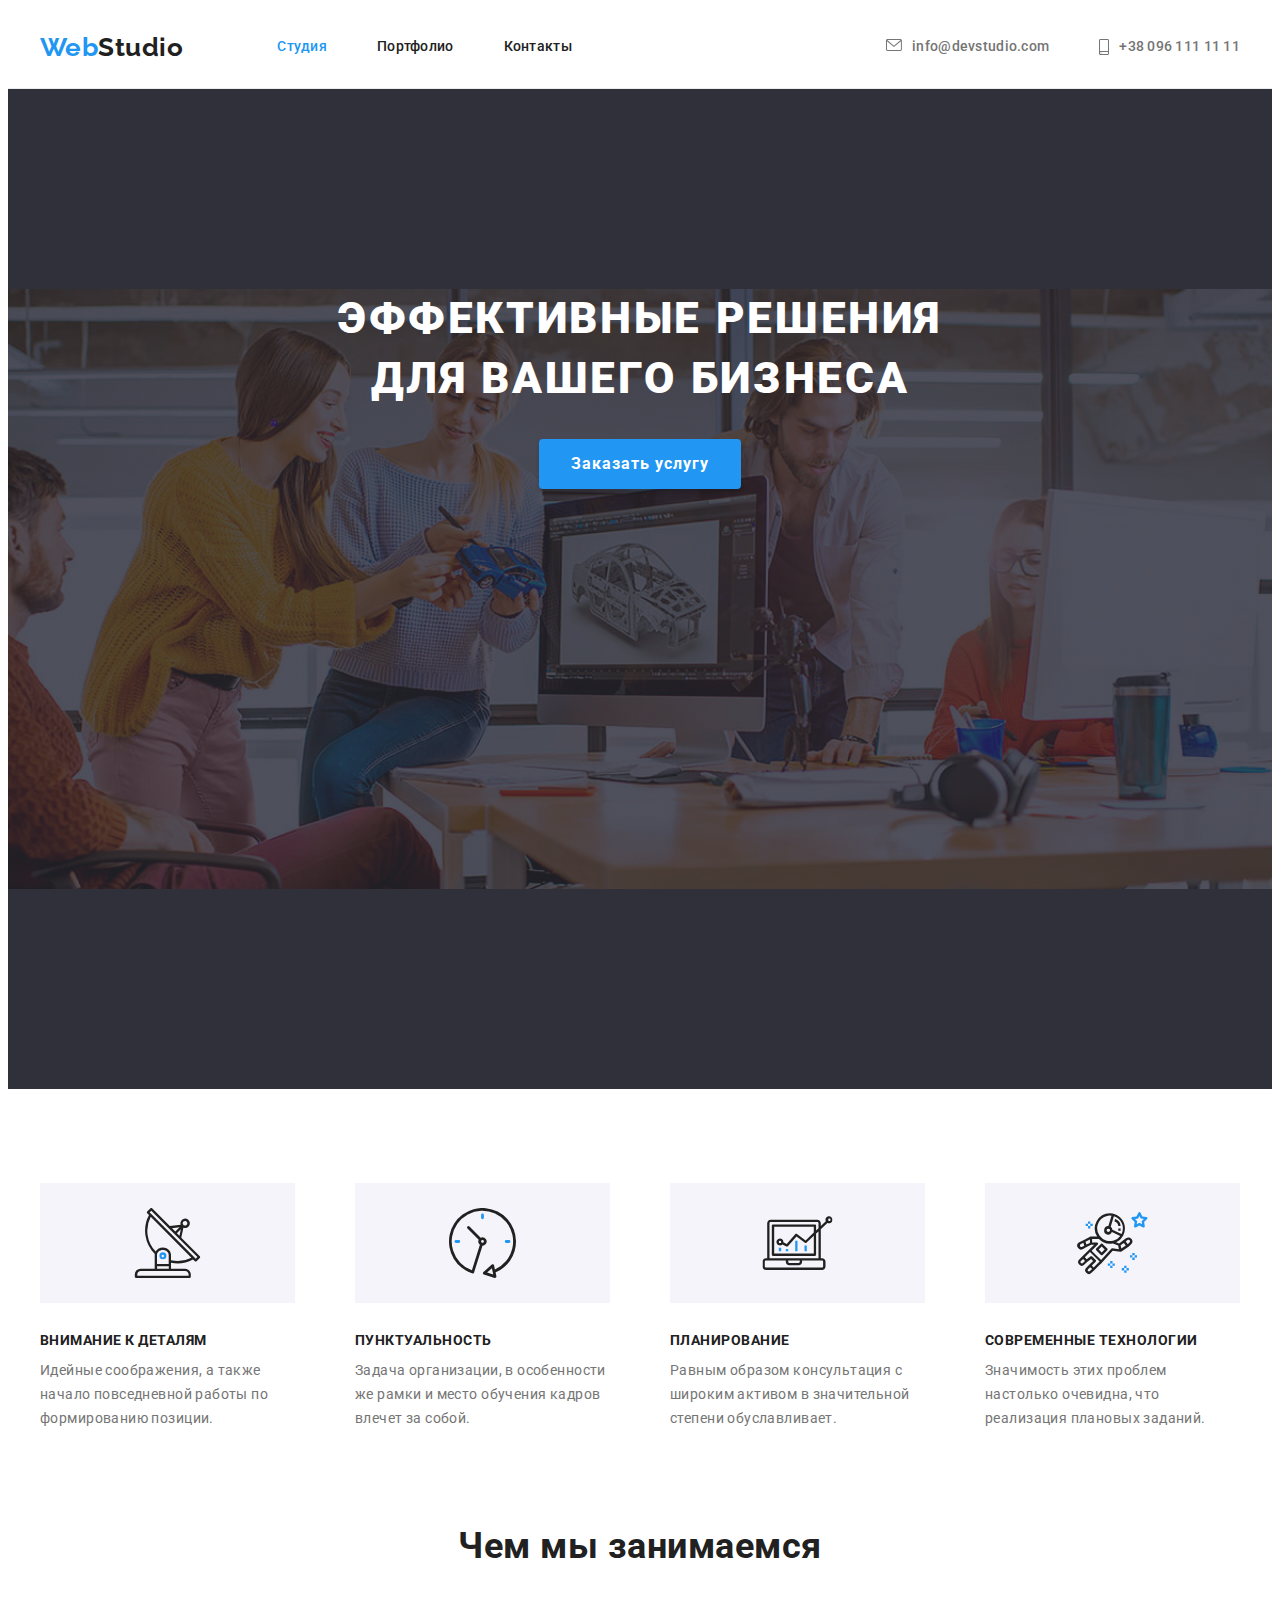
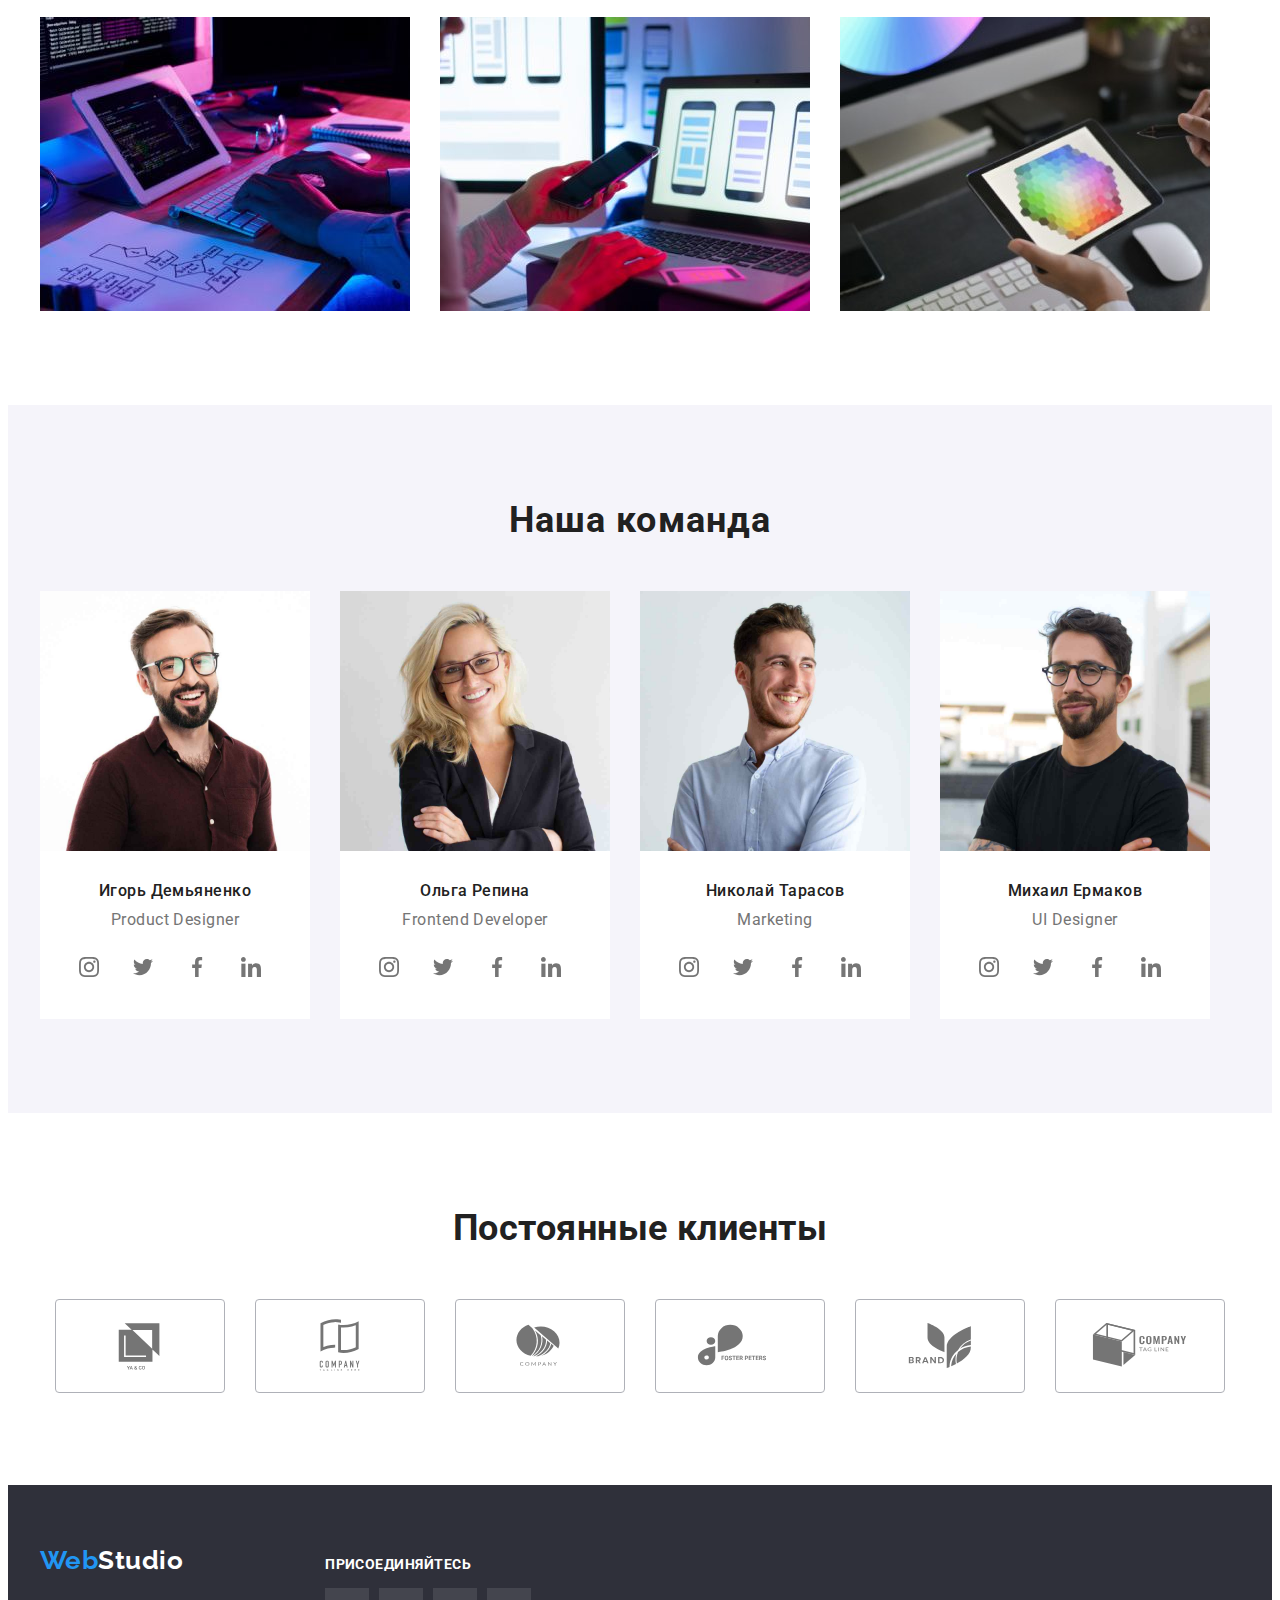
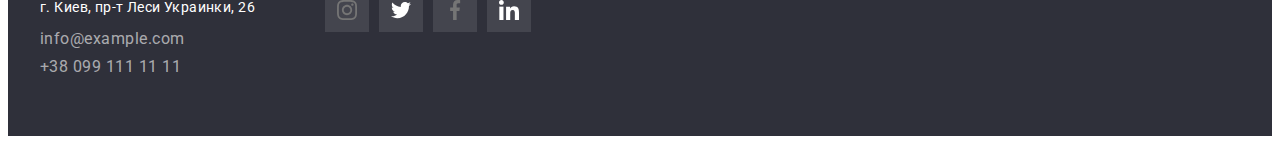
<file: index.html>
<!-- -.link text-decoration: non если нуно удбрать точки и подчеркивание
 інтерактівний елемент це кнопка або посилання для цього є Hover та Focus
ul-list item сисок
li-
a-link сссылка
title-
root указывает на змінні-->










<!DOCTYPE html>
<html lang="ru">
<head>
    <meta charset="UTF-8">
    <meta http-equiv="X-UA-Compatible" content="IE=edge">
    <meta name="viewport" content="width=device-width, initial-scale=1.0">
    <link rel="preconnect" href="https://fonts.googleapis.com">
    <link rel="preconnect" href="https://fonts.gstatic.com" crossorigin>
    <link href="https://fonts.googleapis.com/css2?family=Raleway:wght@700&family=Roboto:wght@400;500;700;900&display=swap" 
    rel="stylesheet">
    <title>WebStudio</title>
    <link rel="stylesheet" href="https://cdnjs.cloudflare.com/ajax/libs/modern-normalize/1.1.0/modern-normalize.min.css"
        integrity="sha512-wpPYUAdjBVSE4KJnH1VR1HeZfpl1ub8YT/NKx4PuQ5NmX2tKuGu6U/JRp5y+Y8XG2tV+wKQpNHVUX03MfMFn9Q=="
        crossorigin="anonymous" referrerpolicy="no-referrer" />
    <link rel="stylesheet" href="./css/styles.css">
</head>
<body>
    <!-- Шапка -->
<header class="header">
    <div class="container">

<a class="logo" href="./index.html"><span class="logo-blue">Web</span>Studio</a>
<nav class="navigation">
<ul class="navigation-list list">
    <li class="navigation-item">
    <a class="link curent" href="./index.html">Студия</a></li>
    <li class="navigation-item">
    <a class="link" href="./portfolio.html">Портфолио</a></li>
    <li class="navigation-item">
    <a class="link" href="">Контакты</a></li>
</ul>
</nav>
    <ul class="contact-list list">
    <li class="contact-link">
    <a class="link" href="mailto:info@devstudio.com">
        <svg class="icon-mail" width="16" height="12">
        <use href="./images/icons-svg/symbool-defs.svg#icon-envelope-hover"></use>
      </svg>info@devstudio.com</a></li>
    <li class="contact-link">
    <a class="link" href="tel:+380961111111"> 
        <svg class="icon-mail" width="10" height="16">
        <use href="./images/icons-svg/symbool-defs.svg#icon-smartphone"></use>
      </svg>+38 096 111 11 11</a></li>
</ul>
</div>
</div>
</header>

<!-- Main -->
<main>
    <section class="hero">
        <div class="container">
        <h1 class="hero-title">Эффективные решения для вашего бизнеса</h1>
        <button class="hero-btn" type="button">Заказать услугу</button>
        </div>
    </section>
    <section class="features">
        <div class="container">
        <h2 class="visually-hidden">Особенности</h2>
        <ul class="features-list">
               <li class="features-item icon-antahena ">
                <h3 class="features-title">Внимание к деталям</h3>
                <p class="features-text">Идейные соображения, а также начало повседневной работы по формированию
                    позиции.</p>
               </li>
               <li class="features-item icon-clock">
                <h3 class="features-title">Пунктуальность</h3>
                <p class="features-text">Задача организации, в особенности же рамки и место обучения кадров влечет за
                    собой.</p>
                </li>
                <li class="features-item icon-diagramm">
                <h3 class="features-title">Планирование</h3>
                <p class="features-text">Равным образом консультация с широким активом в значительной степени
                    обуславливает.</p>
                </li>
                <li class="features-item icon-cosman">
                <h3 class="features-title">Современные технологии</h3>
                <p class="features-text">Значимость этих проблем настолько очевидна, что реализация плановых заданий.
                </p>
                </li>
                </ul>
                </div>
 </section>
<section class="busines">
    <div class="container">
               <h2 class="busines-title">Чем мы занимаемся</h2>
               <ul class="busines-list">
               <li class="busines-item"><img src="images/7img.jpg" alt="вычисления на планшете" width="370"></li>
               <li class="busines-item"><img src="images/6img.jpg" alt="фоткаем клавиатуру с телефона" width="370"></li>
               <li class="busines-item"><img src="images/5img.jpg" alt="пентагонная палитра на планшете" width="370"></li>
               </ul>
            </div>
</section>
    
<section class="team">
   <div class="container" >
       
    <h2 class="team-title">Наша команда</h2>
    <ul class="team-list">
            <li class="team-member">
            <img src="images/1img.jpg" width="270" alt="Игорь">
            <div class="worker">
            <h3 class="team-member-name">Игорь Демьяненко</h3>
            <p class="team-position" lang="en">Product Designer</p>
        <ul class="team-soc-list list">
            <li class="worker-soc-item">
                <a href="" class="worker-soc-link link">
                    <svg class="icon-social" width="20" height="20">
                        <use xlink: href="./images/icons-svg/symbool-defs.svg#icon-instagram-2-1"></use>
                   </svg></a></li>
                   <li class="worker-soc-item">
                    <a href="" class="worker-soc-link link">
                      <svg class="icon-social" width="20" height="20">
                        <use xlink: href="./images/icons-svg/symbool-defs.svg#icon-twitter-1"></use>
                    </svg></a> </li>
                         <li class="worker-soc-item">
                            <a href="" class="worker-soc-link link">
                              <svg class="icon-social" width="20" height="20">
                                <use xlink: href="./images/icons-svg/symbool-defs.svg#icon-facebook-1"></use>
                            </svg></a> </li>
                                <li class="worker-soc-item">
                                    <a href="" class="worker-soc-link link">
                                      <svg class="icon-social" width="20" height="20">
                                        <use xlink: href="/images/icons-svg/symbool-defs.svg#icon-linkedin-1"></use>
                                    </svg></a> </li> 
                                    </ul>
                             </div>
                        </li>
        
            
            <li class="team-member">
            <img src="images/2img.jpg" width="270" alt="Оля">
            <div class="worker">
            <h3 class="team-member-name">Ольга Репина</h3>
            <p class="team-position" lang="en">Frontend Developer</p>
            <ul class="team-soc-list list">
                <li class="worker-soc-item">
                    <a href="" class="worker-soc-link link">
                      <svg class="icon-social" width="20" height="20">
                        <use xlink: href="./images/icons-svg/symbool-defs.svg#icon-instagram-2-1"></use>
                   </svg></a></li>
                       <li class="worker-soc-item">
                        <a href="" class="worker-soc-link link">
                          <svg class="icon-social" width="20" height="20">
                            <use xlink: href="./images/icons-svg/symbool-defs.svg#icon-twitter-1"></use>
                        </svg></a> </li>
                             <li class="worker-soc-item">
                                <a href="" class="worker-soc-link link">
                                  <svg class="icon-social" width="20" height="20">
                                    <use xlink: href="./images/icons-svg/symbool-defs.svg#icon-facebook-1"></use>
                                </svg></a> </li>
                                    <li class="worker-soc-item">
                                        <a href="" class="worker-soc-link link">
                                          <svg class="icon-social" width="20" height="20">
                                            <use xlink: href="/images/icons-svg/symbool-defs.svg#icon-linkedin-1"></use>
                                        </svg></a> </li>
                                        </ul>
                             
        </div> 
        </li>
            
            <li class="team-member">
            <img src="images/3img.jpg" width="270" alt="Коля">
            <div class="worker">
            <h3 class="team-member-name">Николай Тарасов</h3>
            <p class="team-position" lang="en">Marketing</p>
            <ul class="team-soc-list list">
                <li class="worker-soc-item">
                    <a href="" class="worker-soc-link link">
                      <svg class="icon-social" width="20" height="20">
                        <use xlink: href="./images/icons-svg/symbool-defs.svg#icon-instagram-2-1"></use>
                   </svg></a></li>
                       <li class="worker-soc-item">
                        <a href="" class="worker-soc-link link">
                          <svg class="icon-social" width="20" height="20">
                            <use xlink: href="./images/icons-svg/symbool-defs.svg#icon-twitter-1"></use>
                        </svg></a> </li>
                             <li class="worker-soc-item">
                                <a href="" class="worker-soc-link link">
                                  <svg class="icon-social" width="20" height="20">
                                    <use xlink: href="./images/icons-svg/symbool-defs.svg#icon-facebook-1"></use>
                                </svg></a> </li>
                                    <li class="worker-soc-item">
                                        <a href="" class="worker-soc-link link">
                                            <svg class="icon-social" width="20" height="20">
                                                <use xlink: href="./images/icons-svg/symbool-defs.svg#icon-linkedin-1"></use>
                                            </svg></a> </li>
                                            </ul>
                                 </div> 
        </li>
            
            <li class="team-member">
            <img src="images/4img.jpg" width="270" alt="Миша">
            <div class="worker">
            <h3 class="team-member-name">Михаил Ермаков</h3>
            <p class="team-position" lang="en">UI Designer</p>
            <ul class="team-soc-list list">
                <li class="worker-soc-item">
                    <a href="" class="worker-soc-link link">
                        <svg class="icon-social" width="20" height="20">
                            <use xlink: href="./images/icons-svg/symbool-defs.svg#icon-instagram-2-1"></use>
                       </svg></a></li>
                       <li class="worker-soc-item">
                        <a href="" class="worker-soc-link link">
                            <svg class="icon-social" width="20" height="20">
                                <use xlink: href="./images/icons-svg/symbool-defs.svg#icon-twitter-1"></use>
                            </svg></a> </li>
                             <li class="worker-soc-item">
                                <a href="" class="worker-soc-link link">
                                    <svg class="icon-social" width="20" height="20">
                                        <use xlink: href="./images/icons-svg/symbool-defs.svg#icon-facebook-1"></use>
                                    </svg></a> </li>
                                    <li class="worker-soc-item">
                                        <a href="" class="worker-soc-link link">
                                          <svg class="icon-social" width="20" height="20">
                                            <use xlink: href="/images/icons-svg/symbool-defs.svg#icon-linkedin-1"></use>
                                        </svg></a> </li>
                                        </ul>
                                 
                        
        </div>
        </li>
        </ul>
        </div>
</section>

<section class="customers">
    <h2 class="customers-title">Постоянные клиенты</h2>
    <ul class="customers-logo-list">
      <li class="customer-logo">
        <a class="customer-link" href="">
          <svg class="customer-logo-icon" width="106" height="60">
            <use href="./images/icons-svg/symbool-defs.svg#icon-Logo-1"></use></svg ></a>
      </li>
      <li class="customer-logo">
        <a class="customer-link" href="">
          <svg class="customer-logo-icon" width="106" height="60">
            <use href="./images/icons-svg/symbool-defs.svg#icon-Logo"></use></svg></a>
      </li>
      <li class="customer-logo">
        <a class="customer-link" href="">
          <svg class="customer-logo-icon" width="106" height="60">
            <use href="./images/icons-svg/symbool-defs.svg#icon-Logo-2"></use></svg></a>
      </li>
      <li class="customer-logo">
        <a class="customer-link" href="">
          <svg class="customer-logo-icon" width="106" height="60">
            <use href="./images/icons-svg/symbool-defs.svg#icon-Logo-3"></use></svg></a>
      </li>
      <li class="customer-logo">
        <a class="customer-link" href="">
          <svg class="customer-logo-icon" width="106" height="60">
            <use href="./images/icons-svg/symbool-defs.svg#icon-Logo-4"></use></svg></a>
      </li>
      <li class="customer-logo">
        <a class="customer-link" href="">
          <svg class="customer-logo-icon" width="106" height="60">
            <use href="./images/icons-svg/symbool-defs.svg#icon-Logo-5"></use></svg></a>
      </li>
    </ul>
  </section>
</main>
<!-- Футтер -->
<footer>
  <div class="container footer-flex">
    <div class="footer-block">
    <a class="logo" href="./index.html"><span class="logo-blue">Web</span>Studio</a>
    <address>
            <ul class="adress-list">
            <li class="adress-item adress">
             <a class="link" href="https://goo.gl/maps/iJpznAyeSHseySaG7" target="_blank"
                    rel="noreferrer noopener nofollow">
                    г. Киев, пр-т Леси Украинки, 26</a>
            </li>
            <li class="adress-item"><a class="link contact" href="mailto:info@example.com">info@example.com</a></li>
            <li class="adress-item"><a class="link contact" href="tel:+380991111111">+38 099 111 11 11</a></li>
    </ul>
    </address>
    </div>
    <div class="footer-block">
        <p class="footer-text">присоединяйтесь</p>
        <ul class="team-soc-list list">
          <li class="worker-soc-item">
            <a href="" class="worker-soc-link link footer-social-item">
              <svg class="icon-social" width="20" height="20">
                <use xlink: href="./images/icons-svg/symbool-defs.svg#icon-instagram-2-1"></use>
           </svg></a></li>
          <li class="worker-soc-item">
            <a href="" class="worker-soc-link link footer-social-item">
              <svg class="icon-social footer-social" width="20" height="20">
                <use href="./images/icons-svg/symbool-defs.svg#icon-twitter-1"></use>
              </svg>
            </a>
          </li>
          <li class="worker-soc-item">
            <a href="" class="worker-soc-link link footer-social-item">
              <svg class="icon-social" width="20" height="20">
                <use xlink: href="./images/icons-svg/symbool-defs.svg#icon-facebook-1"></use>
            </svg></a> </li>
          <li class="worker-soc-item">
            <a href="" class="worker-soc-link link footer-social-item">
              <svg class="icon-social footer-social" width="20" height="20">
                <use href="./images/icons-svg/symbool-defs.svg#icon-linkedin-1"></use>
              </svg>
            </a>
          </li>
        </ul>
      </div>
    </div>
    </footer>
    </body>
    </html>
</file>
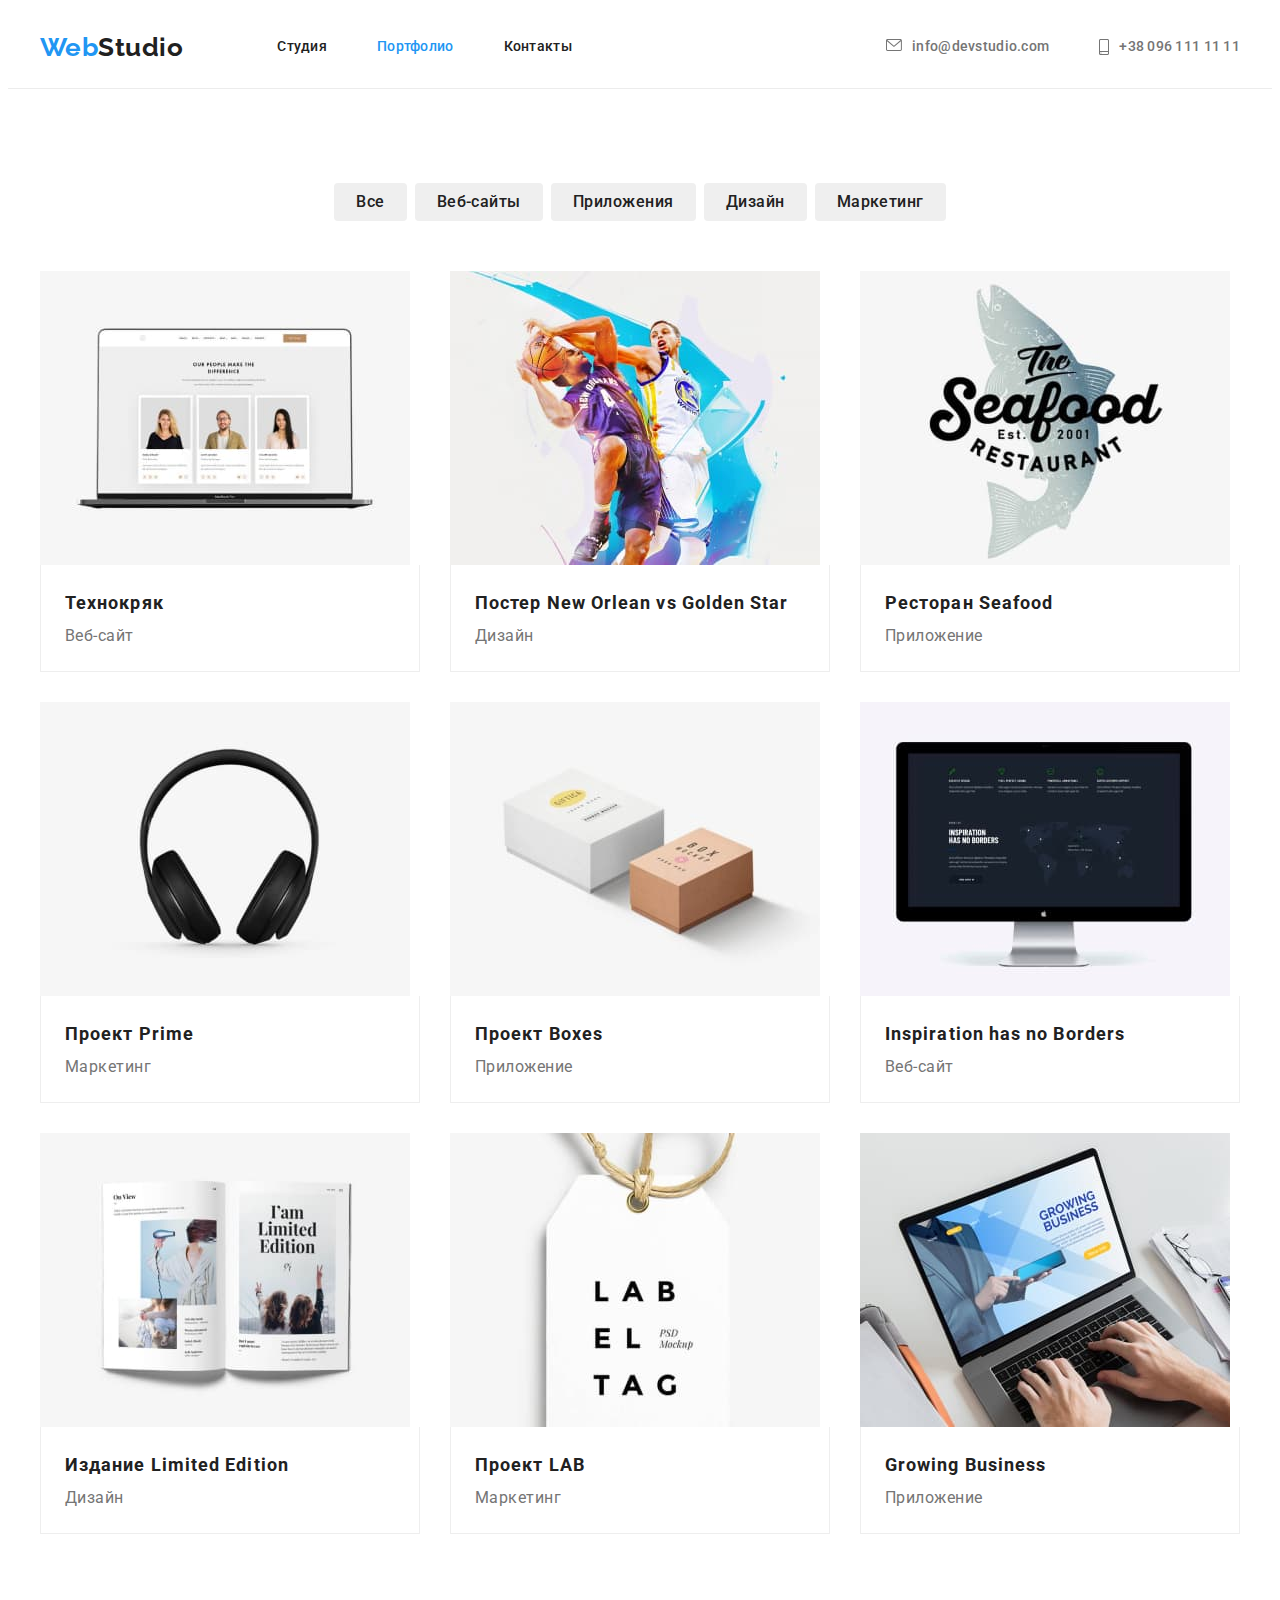
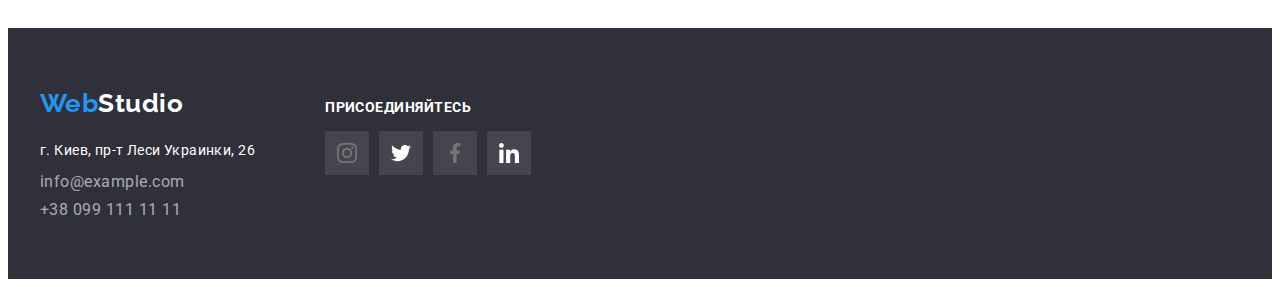
<file: portfolio.html>
<!DOCTYPE html>
<html lang="en">
<head>
    <meta charset="UTF-8">
    <meta http-equiv="X-UA-Compatible" content="IE=edge">
    <meta name="viewport" content="width=device-width, initial-scale=1.0">
    <link rel="preconnect" href="https://fonts.googleapis.com">
    <link rel="preconnect" href="https://fonts.gstatic.com" crossorigin>
    <link
        href="https://fonts.googleapis.com/css2?family=Raleway:wght@700&family=Roboto:wght@400;500;700;900&display=swap"
        rel="stylesheet">
    <!-- <link rel="stylesheet" href="prettier.json"> -->
    <link rel="stylesheet" href="https://cdnjs.cloudflare.com/ajax/libs/modern-normalize/1.1.0/modern-normalize.min.css"
        integrity="sha512-wpPYUAdjBVSE4KJnH1VR1HeZfpl1ub8YT/NKx4PuQ5NmX2tKuGu6U/JRp5y+Y8XG2tV+wKQpNHVUX03MfMFn9Q=="
        crossorigin="anonymous" referrerpolicy="no-referrer" />
    <link rel="stylesheet" href="./css/styles.css">
    <title>Web Studio</title>

</head>
<body>
    <header class="header">
        <div class="container">
       
            <a class="logo" href="./index.html"><span class="logo-blue">Web</span>Studio</a>
            <nav class="navigation">
            <ul class="navigation-list list">
                <li class="navigation-item">
                <a class="link" href="./index.html">Студия</a></li>
                <li class="navigation-item"><a class="link curent" href="./portfolio.html">Портфолио</a></li>
                <li class="navigation-item"><a class="link" href="">Контакты</a></li>
            </ul>
        </nav>
        <ul class="contact-list list">
            <li class="contact-link">
            <a class="link" href="mailto:info@devstudio.com">
                <svg class="icon-mail" width="16" height="12">
                <use href="./images/icons-svg/symbool-defs.svg#icon-envelope-hover"></use>
              </svg>info@devstudio.com</a></li>
            <li class="contact-link">
            <a class="link" href="tel:+380961111111"> 
                <svg class="icon-mail" width="10" height="16">
                <use href="./images/icons-svg/symbool-defs.svg#icon-smartphone"></use>
              </svg>+38 096 111 11 11</a></li>
        </ul>
        </div>
    </div>
    </header>

    <!-- main -->
   
    <main>
    <section class="portfolio">
        <div class="container">
            <h1 class="visually-hidden">Портфолио</h1>
            <ul class="filter-list">
                <li class="filter-item">
                    <button class="filter-btn" type="button">Все</button>
                </li>
                <li class="filter-item">
                    <button class="filter-btn" type="button">Веб-сайты</button>
                </li>
                <li class="filter-item">
                    <button class="filter-btn" type="button">Приложения</button>
                </li>
                <li class="filter-item">
                    <button class="filter-btn" type="button">Дизайн</button>
                </li>
                <li class="filter-item">
                    <button class="filter-btn" type="button">Маркетинг</button>
                </li>
            </ul>
            <ul class="portfolio-list">
                <li class="portfolio-cards">
                    <a class="link" href=""><img src="images/сотрудники.jpg" alt="браузер на ноуте" width="370" > <div class="portfolio-items">
                        <h2 class="portfolio-title">Технокряк</h2>
                        <p class="portfolio-text">Веб-сайт</p>
                    </div></a>
                   
                </li>
                <li class="portfolio-cards">
                    <a class="link" href=""><img src="images/баскетболл img (1).jpg" alt="баскетбол" width="370" ><div class="portfolio-items">
                        <h2 class="portfolio-title">
                            Постер New Orlean vs Golden Star
                        </h2>
                        <p class="portfolio-text">Дизайн</p>
                    </div></a>
                    
                </li>
                <li class="portfolio-cards">
                    <a class="link" href=""><img src="images/рыбка img (2).jpg" alt="сиафуд лого" width="370" ><div class="portfolio-items">
                        <h2 class="portfolio-title">Ресторан Seafood</h2>
                        <p class="portfolio-text">Приложение</p>
                    </div></a>
                    
                </li>
                <li class="portfolio-cards">
                    <a class="link" href=""><img src="images/наушники img (3).jpg" alt="наушники" width="370" ><div class="portfolio-items">
                        <h2 class="portfolio-title">Проект Prime</h2>
                        <p class="portfolio-text">Маркетинг</p>
                    </div>
                    </a>
                    
                </li>
                <li class="portfolio-cards">
                    <a class="link" href=""><img src="images/Box img (4).jpg" alt="коробки" width="370" ><div class="portfolio-items">
                        <h2 class="portfolio-title">Проект Boxes</h2>
                        <p class="portfolio-text">Приложение</p>
                    </div></a>
                    
                </li>
                <li class="portfolio-cards">
                    <a class="link" href=""><img src="images/манитор img (8).jpg" alt="моноблок эпл" width="370" ><div class="portfolio-items">
                        <h2 class="portfolio-title">Inspiration has no Borders</h2>
                        <p class="portfolio-text">Веб-сайт</p>
                    </div></a>
                   
                </li>
                <li class="portfolio-cards">
                    <a class="link" href=""><img src="images/книга img (9).jpg" alt="журнал" width="370" ><div class="portfolio-items">
                        <h2 class="portfolio-title">Издание Limited Edition</h2>
                        <p class="portfolio-text">Дизайн</p>
                    </div></a>
                    
                </li>
                <li class="portfolio-cards">
                    <a class="link" href=""><img src="images/бирка img (10).jpg" alt="бирка" width="370" ><div class="portfolio-items">
                        <h2 class="portfolio-title">Проект LAB</h2>
                        <p class="portfolio-text">Маркетинг</p>
                    </div></a>
                    
                </li>
                <li class="portfolio-cards">
                    <a class="link" href=""><img src="images/ноутбук img (11).jpg" alt="работа на ноутбуке" width="370" ><div class="portfolio-items">
                        <h2 class="portfolio-title">Growing Business</h2>
                        <p class="portfolio-text">Приложение</p>
                    </div></a>
                    
                </li>
            </ul>
        </div>
    </section>
    </main>
    <footer>
        <div class="container footer-flex">
            <div class="footer-block">
            <a class="logo" href="./index.html"><span class="logo-blue">Web</span>Studio</a>
            <address>
                    <ul class="adress-list">
                    <li class="adress-item adress">
                     <a class="link" href="https://goo.gl/maps/iJpznAyeSHseySaG7" target="_blank"
                            rel="noreferrer noopener nofollow">
                            г. Киев, пр-т Леси Украинки, 26</a>
                    </li>
                    <li class="adress-item"><a class="link contact" href="mailto:info@example.com">info@example.com</a></li>
                    <li class="adress-item"><a class="link contact" href="tel:+380991111111">+38 099 111 11 11</a></li>
            </ul>
            </address>
            </div>
            <div class="footer-block">
                <p class="footer-text">присоединяйтесь</p>
                <ul class="team-soc-list list">
                  <li class="worker-soc-item">
                    <a href="" class="worker-soc-link link footer-social-item">
                      <svg class="icon-social" width="20" height="20">
                        <use xlink: href="./images/icons-svg/symbool-defs.svg#icon-instagram-2-1"></use>
                   </svg></a></li>
                  <li class="worker-soc-item">
                    <a href="" class="worker-soc-link link footer-social-item">
                      <svg class="icon-social footer-social" width="20" height="20">
                        <use href="./images/icons-svg/symbool-defs.svg#icon-twitter-1"></use>
                      </svg>
                    </a>
                  </li>
                  <li class="worker-soc-item">
                    <a href="" class="worker-soc-link link footer-social-item">
                      <svg class="icon-social" width="20" height="20">
                        <use xlink: href="./images/icons-svg/symbool-defs.svg#icon-facebook-1"></use>
                    </svg></a> </li>
                    <li class="worker-soc-item">
                        <a href="" class="worker-soc-link link footer-social-item">
                          <svg class="icon-social footer-social" width="20" height="20">
                            <use href="./images/icons-svg/symbool-defs.svg#icon-linkedin-1"></use>
                          </svg>
                </a>
              </li>
            </ul>
          </div>
        </div>
    </footer>
    </body>
    
    </html>
</file>
<file: css/styles.css>
/* основной цвет #ffffff */
/* цвет футера и героя #2F303A  */
/* цвет черного текста #212121 */
/* цвет акцента #2196F3 */
/* цвет фона background: #E5E5E5 */
/* вторичный цвет фона #F5F4FA */
/* вторичный цвет текста #757575 */
/* цвет ссылок на футере color: rgba(255, 255, 255, 0.6) */


/* ------------переменные------------- */
:root {
    --secondary-color: #757575;
    --prime-color: #212121;
    --accent-color: #2196F3;
    --background-color: #ffffff;
    --typical-margin: 20px;
}
p, 
h1, 
h2, 
h3, 
h4, 
h5, 
h6 {
    margin: 0;
    margin-left: auto;
    margin-right: auto; }
 
 
ul {
    margin: 0%;
    padding-left: 0%;

}
      
body {
    font-family: Roboto, sans-serif;
    color: var(--prime-color);
    background-color: var(--background-color);
    letter-spacing: 0.03em;

}

img {
    display:block;
    max-width: 100%;

}

.container {
    width: 1200px;
    margin: 0 auto;
    padding: 0 15px;

}
/* Header */
.header {
    padding-top: 24px;
    padding-bottom: 25px;
    background-color: var(--background-color);
    border-bottom: 1px solid #ececec; 

}

  .header .container {
    display: flex;
    align-items: center;
    }
.logo {
    text-decoration: none;
    font-family: "Raleway";
    font-weight: 700;
    font-size: 26px;
    line-height: 1.19;
    color: #212121;
    margin-right: 94px;
}


.navigation,
.navigation-list {
    list-style: none;
    font-weight: 500;
    font-size: 14px;
    line-height: 1.14;
    letter-spacing: 0.02em;
   
}
.navigation-list {
    display: flex;
}
.navigation-item:not(:last-child) {
    margin-right: 50px;
}

.contact-list .contact-link:not(:last-child) {
    margin-right: 50px;
}
.contact-link > .link {
  display: flex;
}
.logo-blue {
    color: var(--accent-color);
}

.link {
    text-decoration: none;
    color: var(--secondary-color);
   display: block;
}

.icon-mail {
  fill: currentColor;
  margin-right: 10px;
}

.navigation-item > .link {
    color: var(--prime-color);
}

.navigation-item > .curent {
    color: var(--accent-color);

}

.link:hover,
.link:focus {
    color: var(--accent-color);
}



.contact-list {
    list-style: none;
    font-weight: 500;
    font-size: 14px;
    line-height: 1.14;
    letter-spacing: 0.02em;

    color: var(--secondary-color);
    display: flex;
    margin-left: auto;
}
/* .haeder-connect {
    margin-left: auto;
    
} */
/* -----------------------------------------------Hero------------------------------ */

.hero {
  background-image: linear-gradient(rgba(47, 48, 58, 0.4), rgba(47, 48, 58, 0.4)), url(../images/Img\ Overlay.png),
    url(../images/Img.jpg);
  background-color: #2f303a;
  background-repeat: no-repeat;
  background-position: center;
  max-width: 1600px;
  height: 600px;
  margin-right: auto;
  margin-left: auto;

  padding: 200px 0;
  text-align: center;
}



.hero-title {
        font-style: normal;
        font-weight: 900;
        font-size: 44px;
        line-height: 1.36;
        text-align: center;
        letter-spacing: 0.06em;
        text-transform: uppercase;
        color: #ffffff;
        text-align: center;
    
        width: 696px;
        margin-bottom: 30px;
}

.hero-btn {
        font-family: inherit;
        background: var(--accent-color);
        box-shadow: 0px 4px 4px rgba(0, 0, 0, 0.15);
        border-radius: 4px;
        border: none;
        min-width: 200px;
        padding: 10px 32px;
    
        font-weight: 700;
        font-size: 16px;
        line-height: 1.88;
        letter-spacing: 0.06em;
        color: #ffffff;
    
        cursor: pointer;
   
}

.hero-btn:hover,
.hero-btn:focus {
    background-color: #188ce8;
}

/* ---------------------------------------------------features */
.features {
    padding-top: 94px;
    
}


.visually-hidden {
    position: absolute;
    white-space: nowrap;
    width: 1px;
    height: 1px;
    overflow: hidden;
    border: 0;
    padding: 0;
    clip: rect(0 0 0 0);
    clip-path: inset(50%);
    margin: -1px;
}

.features-title {
    font-weight: 700;
    font-size: 14px;
    line-height: 1.14;
    text-transform: uppercase;
    margin-bottom: 10px;
}

.features-list {
    list-style: none;
    display: flex;
    gap: 30px;

}
.features-item {
    width: 270px;
    
}
.features-item:not(:last-child) {
    margin-right: 30px;
}
.features-text {
    font-size: 14px;
    line-height: 1.71;
    letter-spacing: 0.03em;
    color: var(--secondary-color);
}
.features-item::before {
    display: block;
    content: "";
    height: 120px;
    background-color: #f5f4fa;
    margin-bottom: 30px;
    background-repeat: no-repeat;
    background-position: center;}

    .icon-antahena::before {
    background-image: url(../images/icons-svg/antahena.svg);
  }
  .icon-clock::before {
    background-image: url(../images/icons-svg/clock.svg);
  }
  .icon-diagramm::before {
    background-image: url(../images/icons-svg/diagramm.svg);
  }
  .icon-cosman::before {
    background-image: url(../images/icons-svg/cosman.svg);}


/* -----------------------------------------------------Чем мы занимаемся----------------- */
.busines {
    padding: 94px 0;
}

.busines-title {
    font-weight: 700;
    font-size: 36px;
    line-height: 1.17;
    text-align: center;
    margin-bottom: 50px
}

.busines-list {
    display: flex;
    list-style: none;
}

.busines-item {
    margin-right: 30px;
        
}



.busines-item:not(:last-child) {
    margin-right: 30px;
}
/* ---------------------------------------------------------team-------------------- */
.team {
    background-color: #F5F4FA;
    padding: 94px 0;
}

.team-title {
    font-weight: 700;
    font-size: 36px;
    line-height: 1.17;
    text-align: center;
    letter-spacing: 0.03em;
    margin-bottom: 50px;
    color: var(--prime-color);
   
}

.team-list {
    list-style: none;
    display: flex;
   
}
.team-soc-list {
    list-style: none;
    display: flex;
    justify-content: center;
    align-items: center;
    margin-top: 16px;
    
}
.worker-soc-item {
  width: 44px;
  height: 44px;
  margin-right: 10px;
}
.icon-social { 
  fill: var(--secondary-color);
}
.team-member:not(:last-child) {
    margin-right: 30px;
}
.team-member {
    background-color: var(--background-color);

    
}
.worker {
    padding-top: 30px;
    padding-bottom: 30px;
    text-align: center;
}
.worker-soc-link{
  width: 100%;
  height: 100%;
  display: flex;
  align-items: center;
  justify-content: center;
}
.worker-soc-link:hover,
.worker-soc-link:focus {
   background-color: var(--accent-color);
}
.worker-soc-link:hover .icon-social,
.worker-soc-link:focus .icon-social {
  border-radius: 50%;
  background-color: var(--accent-color);
  fill: var(--background-color);
}

.team-member-name {
    font-weight: 500;
    font-size: 16px;
    line-height: 1.19;
    text-align: center;
    color: var(--prime-color);
    margin-bottom: 10px;
}

.team-position {
    line-height: 1.19;
    text-align: center;
    color: var(--secondary-color);
}
/* ------------------------------------------------------------------клиенты */

.customers {
    padding-top: 94px;
    padding-bottom: 94px;
  }
  
  .customers-title {
    font-weight: 700;
    font-size: 36px;
    line-height: 1.17;
    text-align: center;
  
    margin-bottom: 50px;
  
    color: var(--prime-color);
  }
  
  .customers-logo-list {
    list-style: none;
    display: flex;
    justify-content: center;
    align-items: center;
  }
  
  .customer-logo {
    height: 92px;
    width: 170px;
  }
  
  .customer-logo:not(:last-child) {
    margin-right: 30px;
  }
  
  .customer-link {
    height: 100%;
    display: flex;
    justify-content: center;
    align-items: center;
    border: 1px solid #afb1b8;
    border-radius: 4px;
  }
  
  .customer-logo-icon {
    fill: var(--secondary-color);
  }
  
  .customer-logo-icon:hover,
  .customer-logo-icon:focus {
    fill: var(--accent-color);
  }
  
  .customer-link:hover .customer-logo-icon,
  .customer-link:focus .customer-logo-icon {
    fill: var(--accent-color);
  }
  .customer-link:hover,
  .customer-link:focus {
    border: 1px solid #2196f3;
    border-radius: 4px;
  }
/* ------------------------------------------------------------------footer */
footer {
    background-color: #2F303A;
    padding-top: 60px;
    padding-bottom: 60px;
}


address {
    font-style: normal;
     margin-top: 20px;
    }
   

.adress-list {
    list-style: none;
    display: flex;
    flex-direction: column;
    gap: 9px;

    padding-left: 0;

}

.adress>.link {
    font-size: 14px;
    line-height: 1.71;
    letter-spacing: 0.03em;
    color: #FFFFFF;
}

.contact {
    color: rgba(255, 255, 255, 0.6);
}

footer .logo {
    color: #ffffff;
        margin-right: 0;
       
}

.footer-flex {
  display: flex;
  align-items: baseline;
}

.footer-text {
  font-weight: 700;
  font-size: 14px;
  line-height: 16px;
  text-transform: uppercase;
  color: #ffffff;
}

.footer-social {
  fill: #ffffff;
}

.footer-social-item {
  background-color: rgba(255, 255, 255, 0.1);
}

.footer-block:nth-child(2) {
  margin-left: 70px;
  /* margin-bottom: 100px;
  margin-top: 12px; */
}

/* =================================================Portfolio--------------------------- */

.portfolio {
  padding-top: 94px;
  padding-bottom: 94px;
}

.portfolio-title {
  font-weight: 700;
  font-size: 18px;
  line-height: 2;
  letter-spacing: 0.06em;
  color: var(--prime-color);
}

.portfolio-text {
  line-height: 1.88;
  letter-spacing: 0.03em;
  color: var(--secondary-color);
}

.portfolio-list {
  padding-left: 0;
  list-style: none;
  display: flex;
  flex-wrap: wrap;
  margin-left: -30px;
  margin-top: -30px;
}

.portfolio-cards {
  flex-basis: calc((100% - 90px) / 3);
  margin-left: 30px;
  margin-top: 30px;
}

.portfolio-items {
  padding: 20px 24px;
  border-right: 1px solid #eeeeee;
  border-bottom: 1px solid #eeeeee;
  border-left: 1px solid #eeeeee;
}

.filter-list {
  display: flex;
  text-decoration: none;
  list-style: none;
  margin-bottom: 50px;
  justify-content: center;
}

.filter-btn {
  font-family: inherit;
  font-weight: 500;
  font-size: 16px;
  line-height: 1.62;
  text-align: center;
  letter-spacing: 0.03em;
  color: var(--prime-color);
  border-radius: 4px;
  border: none;

  cursor: pointer;
  padding: 6px 22px;
}

.filter-item:not(:last-child) {
  margin-right: 8px;
}
.portfolio-link {
  display: block;
}

.portfolio-link:hover,
.portfolio-link:focus {
  box-shadow: 0px 1px 1px rgba(0, 0, 0, 0.12), 0px 4px 4px rgba(0, 0, 0, 0.06),
    1px 4px 6px rgba(0, 0, 0, 0.16);
}

.filter-btn:hover,
.filter-btn:focus {
  color: #ffffff;
  background: #2196f3;

  box-shadow: 0px 3px 1px rgba(0, 0, 0, 0.1), 0px 1px 2px rgba(0, 0, 0, 0.08),
    0px 2px 2px rgba(0, 0, 0, 0.12);
  border-radius: 4px;
}
</file>
